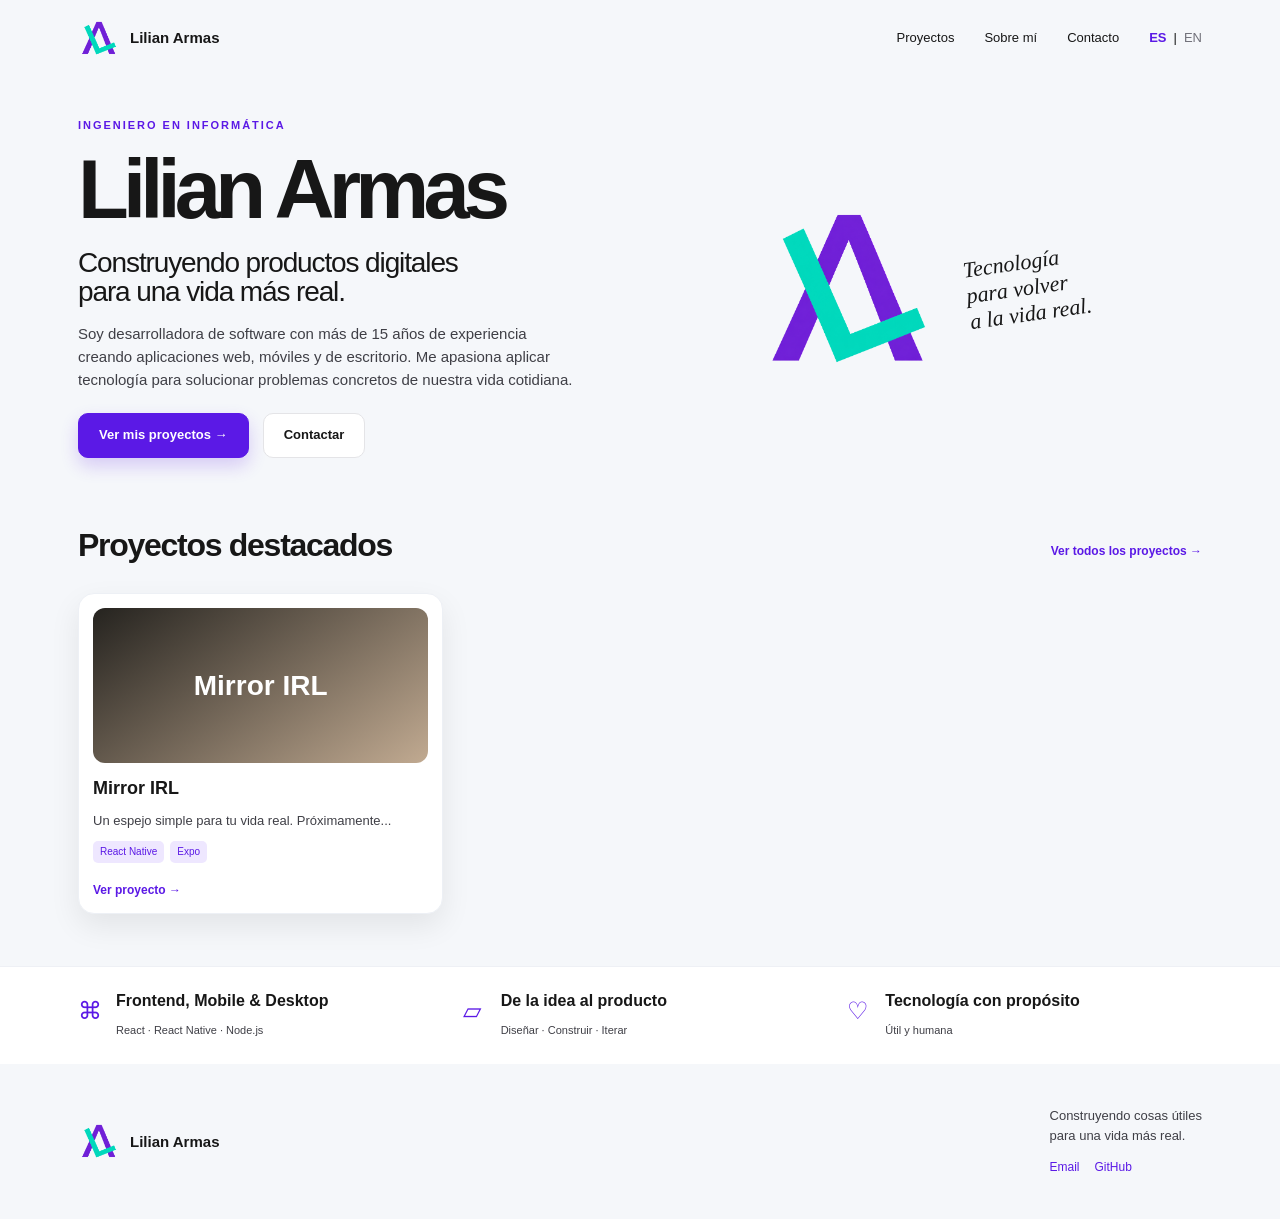
<file: index.html>
<!doctype html>
<html lang="es">

<head>
    <meta charset="utf-8">
    <meta name="viewport" content="width=device-width, initial-scale=1">
    <meta name="description" content="Lilian Armas — desarrolladora de software y productos digitales.">
    <title>Lilian Armas — Software Engineer</title>
    <link rel="icon" href="favicon-32x32.png">
    <link rel="stylesheet" href="css/style.css">
</head>

<body>
    <header class="site-header container"><a class="brand" href="index.html" aria-label="Lilian Armas, inicio"><img
                src="img/logo.png" alt="" width="42" height="42"><span>Lilian Armas</span></a><button
            class="menu-toggle" aria-expanded="false" aria-controls="site-nav">☰</button>
        <nav id="site-nav" class="site-nav"><a href="projects.html" data-i18n="nav.projects">Projects</a><a
                href="#about" data-i18n="nav.about">About</a><a href="#contact" data-i18n="nav.contact">Contact</a>
            <div class="language-switcher"><button data-language="es" class="active">ES</button><span>|</span><button
                    data-language="en">EN</button></div>
        </nav>
    </header>
    <main>
        <section class="hero container" id="about">
            <div class="hero-copy">
                <p class="eyebrow" data-i18n="hero.eyebrow">SOFTWARE ENGINEER</p>
                <h1>Lilian Armas</h1>
                <p class="hero-title" data-i18n="hero.title">Building digital products<br>for a more intentional life.
                </p>
                <p data-i18n="hero.description">I'm a software engineer with 15+ years of experience building web, mobile, and desktop applications. I'm passionate about using technology to solve everyday problems.</p>
                <div class="button-row"><a class="button button-primary" href="projects.html"
                        data-i18n="hero.projects">View my projects →</a><a class="button button-secondary"
                        href="#contact" data-i18n="hero.contact">Get in touch</a></div>
            </div>
            <div class="hero-art" aria-hidden="true"><img src="img/logo.png" alt="" width="190" height="190">
                <p data-i18n="hero.tagline">Tech<br>for a more<br>real life.</p>
            </div>
        </section>
        <section class="section container" aria-labelledby="featured-title">
            <div class="section-heading">
                <h2 id="featured-title" data-i18n="featured.title">Featured projects</h2><a href="projects.html"
                    data-i18n="featured.all">View all projects →</a>
            </div>
            <div id="featured-projects" class="project-grid"></div>
        </section>
        <section class="value-strip">
            <div class="container value-grid">
                <div><span class="value-icon">⌘</span>
                    <h3 data-i18n="values.frontend.title">Frontend, Mobile & Backend</h3>
                    <p data-i18n="values.frontend.text">React · React Native · Node.js</p>
                </div>
                <div><span class="value-icon">▱</span>
                    <h3 data-i18n="values.product.title">From idea to product</h3>
                    <p data-i18n="values.product.text">Design · Build · Iterate</p>
                </div>
                <div><span class="value-icon">♡</span>
                    <h3 data-i18n="values.purpose.title">Tech with purpose</h3>
                    <p data-i18n="values.purpose.text">Useful and human</p>
                </div>
            </div>
        </section>
    </main>
    <footer id="contact" class="site-footer container">
        <div class="brand"><img src="img/logo.png" alt="" width="42" height="42"><span>Lilian Armas</span></div>
        <div>
            <p data-i18n="footer.text">Building useful<br>things for a more real life.</p>
            <div class="footer-links">
                <a href="mailto:lilianarmas.dev@gmail.com">Email</a>
                <a href="https://github.com/lilianarmas" target="_blank" rel="noopener noreferrer">GitHub</a>
                <!--a href="privacy-policy.html" data-i18n="footer.privacy">Privacy policy</a-->
            </div>
        </div>
    </footer>
    <script src="js/data.js"></script>
    <script src="js/app.js"></script>
</body>

</html>
</file>
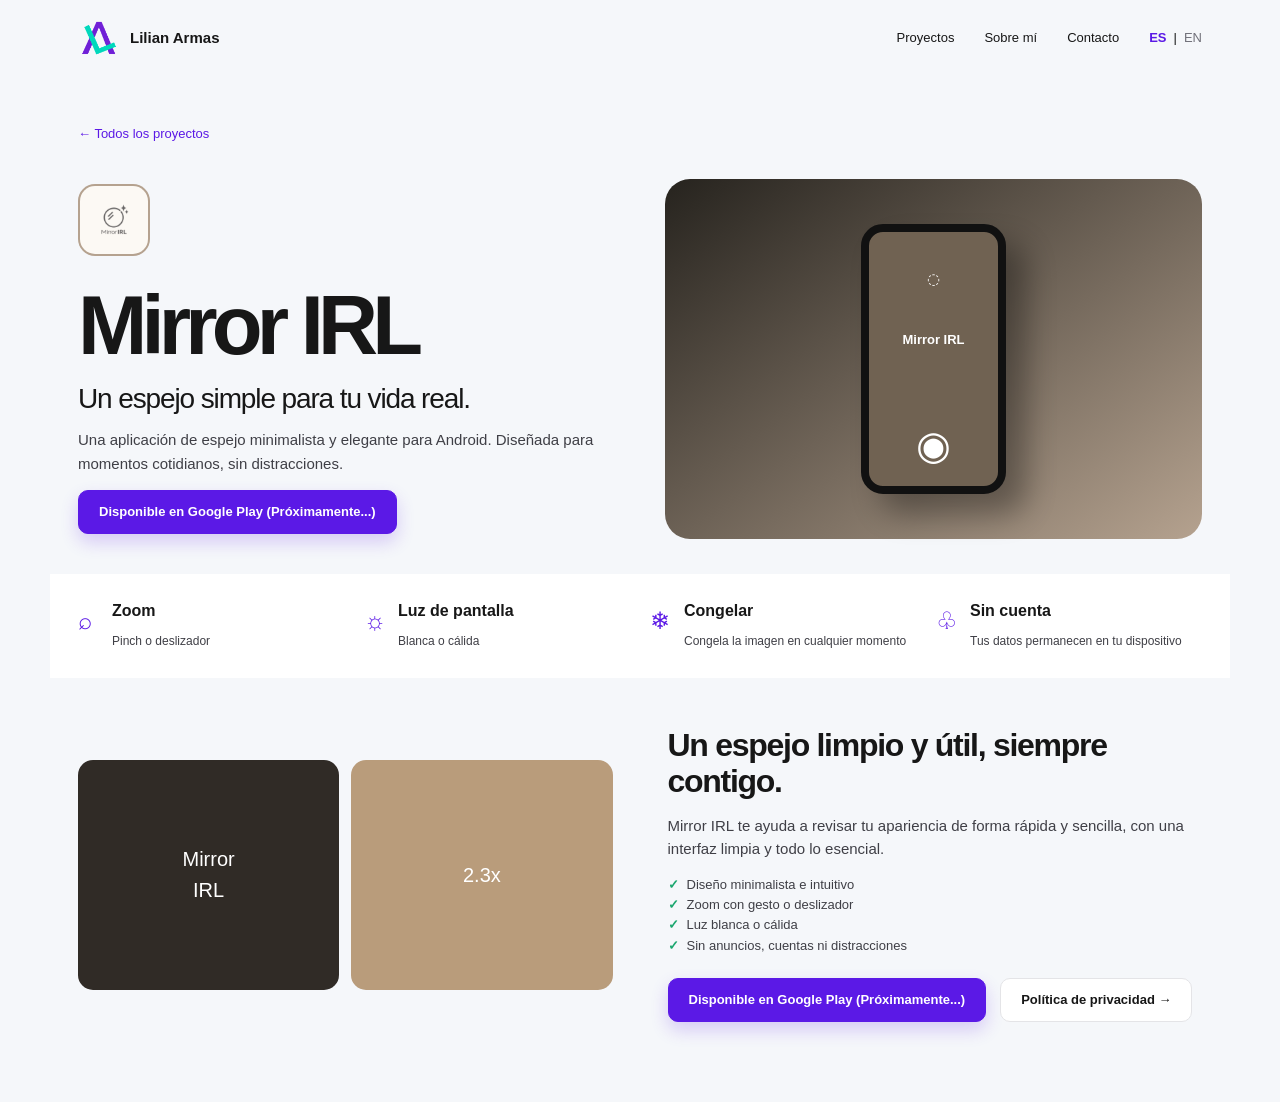
<file: mirror-irl/index.html>
<!doctype html>
<html lang="es">

<head>
    <meta charset="utf-8">
    <meta name="viewport" content="width=device-width, initial-scale=1">
    <title>Mirror IRL — Lilian Armas</title>
    <link rel="icon" href="../favicon-32x32.png">
    <link rel="stylesheet" href="../css/style.css">
</head>

<body>
    <header class="site-header container"><a class="brand" href="../index.html"><img src="../img/logo.png" alt="" width="42"
                height="42"><span>Lilian Armas</span></a><button class="menu-toggle" aria-expanded="false"
            aria-controls="site-nav">☰</button>
        <nav id="site-nav" class="site-nav"><a href="../projects.html" data-i18n="nav.projects">Projects</a><a
                href="../index.html#about" data-i18n="nav.about">About</a><a href="../index.html#contact"
                data-i18n="nav.contact">Contact</a>
            <div class="language-switcher"><button data-language="es" class="active">ES</button><span>|</span><button
                    data-language="en">EN</button></div>
        </nav>
    </header>
    <main class="container project-detail">
        <p class="back-link"><a href="../projects.html">← <span data-i18n="common.allProjects">All projects</span></a></p>
        <section class="detail-hero">
            <div><img class="app-icon" src="../img/icon-mirror-irl.png" alt="Mirror IRL icon">
                <h1>Mirror IRL</h1>
                <p class="hero-title" data-i18n="mirror.tagline">A simple mirror for your real life.</p>
                <p data-i18n="mirror.description">A minimal and elegant mirror app for Android. Designed for everyday
                    moments, without distractions.</p>
                <a class="button button-primary" href="#" data-i18n="mirror.googlePlay">Get it on Google Play (Coming soon...)</a>
            </div>
            <div class="app-preview" aria-label="Mirror IRL app preview">
                <div class="phone-screen">◌<br><strong>Mirror IRL</strong><br><span>◉</span></div>
            </div>
        </section>
        <section class="feature-grid">
            <div><span class="feature-icon">⌕</span>
                <h3 data-i18n="mirror.zoom">Zoom</h3>
                <p data-i18n="mirror.zoomText">Pinch or slider</p>
            </div>
            <div><span class="feature-icon">☼</span>
                <h3 data-i18n="mirror.light">Screen light</h3>
                <p data-i18n="mirror.lightText">White or warm</p>
            </div>
            <div><span class="feature-icon">❄</span>
                <h3 data-i18n="mirror.freeze">Freeze</h3>
                <p data-i18n="mirror.freezeText">Capture anytime</p>
            </div>
            <div><span class="feature-icon">♧</span>
                <h3 data-i18n="mirror.account">No account</h3>
                <p data-i18n="mirror.accountText">Your data stays on your device</p>
            </div>
        </section>
        <section class="detail-copy">
            <div class="gallery">
                <div class="gallery-screen">Mirror<br>IRL</div>
                <div class="gallery-screen warm">2.3x</div>
            </div>
            <div>
                <h2 data-i18n="mirror.heading">A clean and useful mirror, always with you.</h2>
                <p data-i18n="mirror.longDescription">Mirror IRL helps you check your look quickly and easily, with a
                    clean interface and the essentials you need.</p>
                <ul class="check-list">
                    <li data-i18n="mirror.bullet1">Minimal and intuitive design</li>
                    <li data-i18n="mirror.bullet2">Zoom with pinch or slider</li>
                    <li data-i18n="mirror.bullet3">Screen light, white or warm</li>
                    <li data-i18n="mirror.bullet4">No ads, no account, no distractions</li>
                </ul>
                <div class="button-row"><a class="button button-primary" href="#" data-i18n="mirror.googlePlay">Get it
                        on Google Play (Coming soon...)</a><a class="button button-secondary" href="privacy-policy.html"
                        data-i18n="mirror.privacy">Privacy policy →</a></div>
            </div>
        </section>
    </main>
    <script src="../js/data.js"></script>
    <script src="../js/app.js"></script>
</body>

</html>
</file>
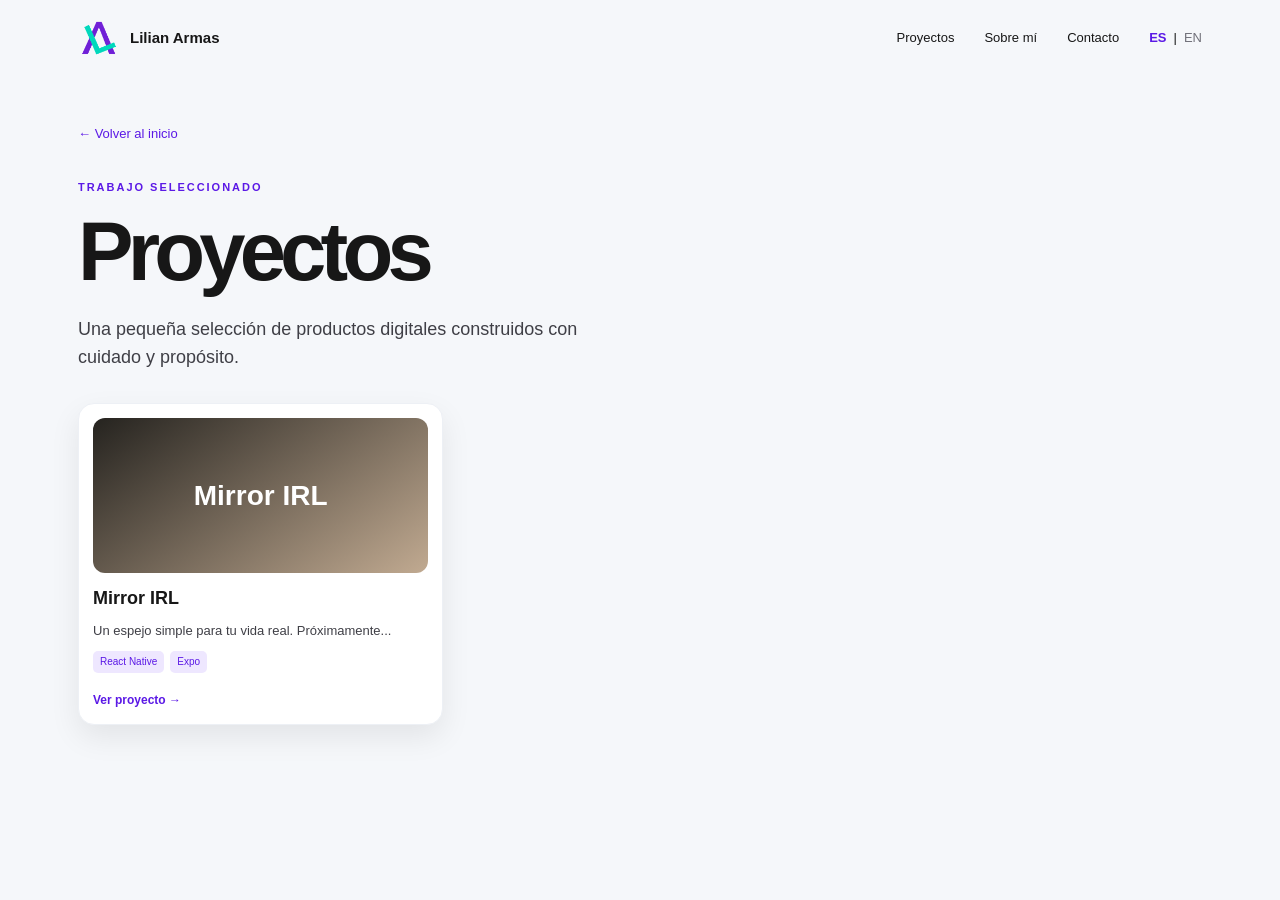
<file: projects.html>
<!doctype html>
<html lang="es">

<head>
    <meta charset="utf-8">
    <meta name="viewport" content="width=device-width, initial-scale=1">
    <title>Projects — Lilian Armas</title>
    <link rel="icon" href="favicon-32x32.png">
    <link rel="stylesheet" href="css/style.css">
</head>

<body>
    <header class="site-header container"><a class="brand" href="index.html"><img src="img/logo.png" alt="" width="42"
                height="42"><span>Lilian Armas</span></a><button class="menu-toggle" aria-expanded="false"
            aria-controls="site-nav">☰</button>
        <nav id="site-nav" class="site-nav"><a href="projects.html" data-i18n="nav.projects">Projects</a><a
                href="index.html#about" data-i18n="nav.about">About</a><a href="index.html#contact"
                data-i18n="nav.contact">Contact</a>
            <div class="language-switcher"><button data-language="es" class="active">ES</button><span>|</span><button
                    data-language="en">EN</button></div>
        </nav>
    </header>
    <main class="container page-content">
        <p class="back-link"><a href="index.html">← <span data-i18n="common.back">Back home</span></a></p>
        <p class="eyebrow" data-i18n="projects.eyebrow">SELECTED WORK</p>
        <h1 data-i18n="projects.title">Projects</h1>
        <p class="intro" data-i18n="projects.intro">A small selection of digital products built with care and purpose.
        </p>
        <div id="all-projects" class="project-grid"></div>
    </main>
    <script src="js/data.js"></script>
    <script src="js/app.js"></script>
</body>

</html>
</file>
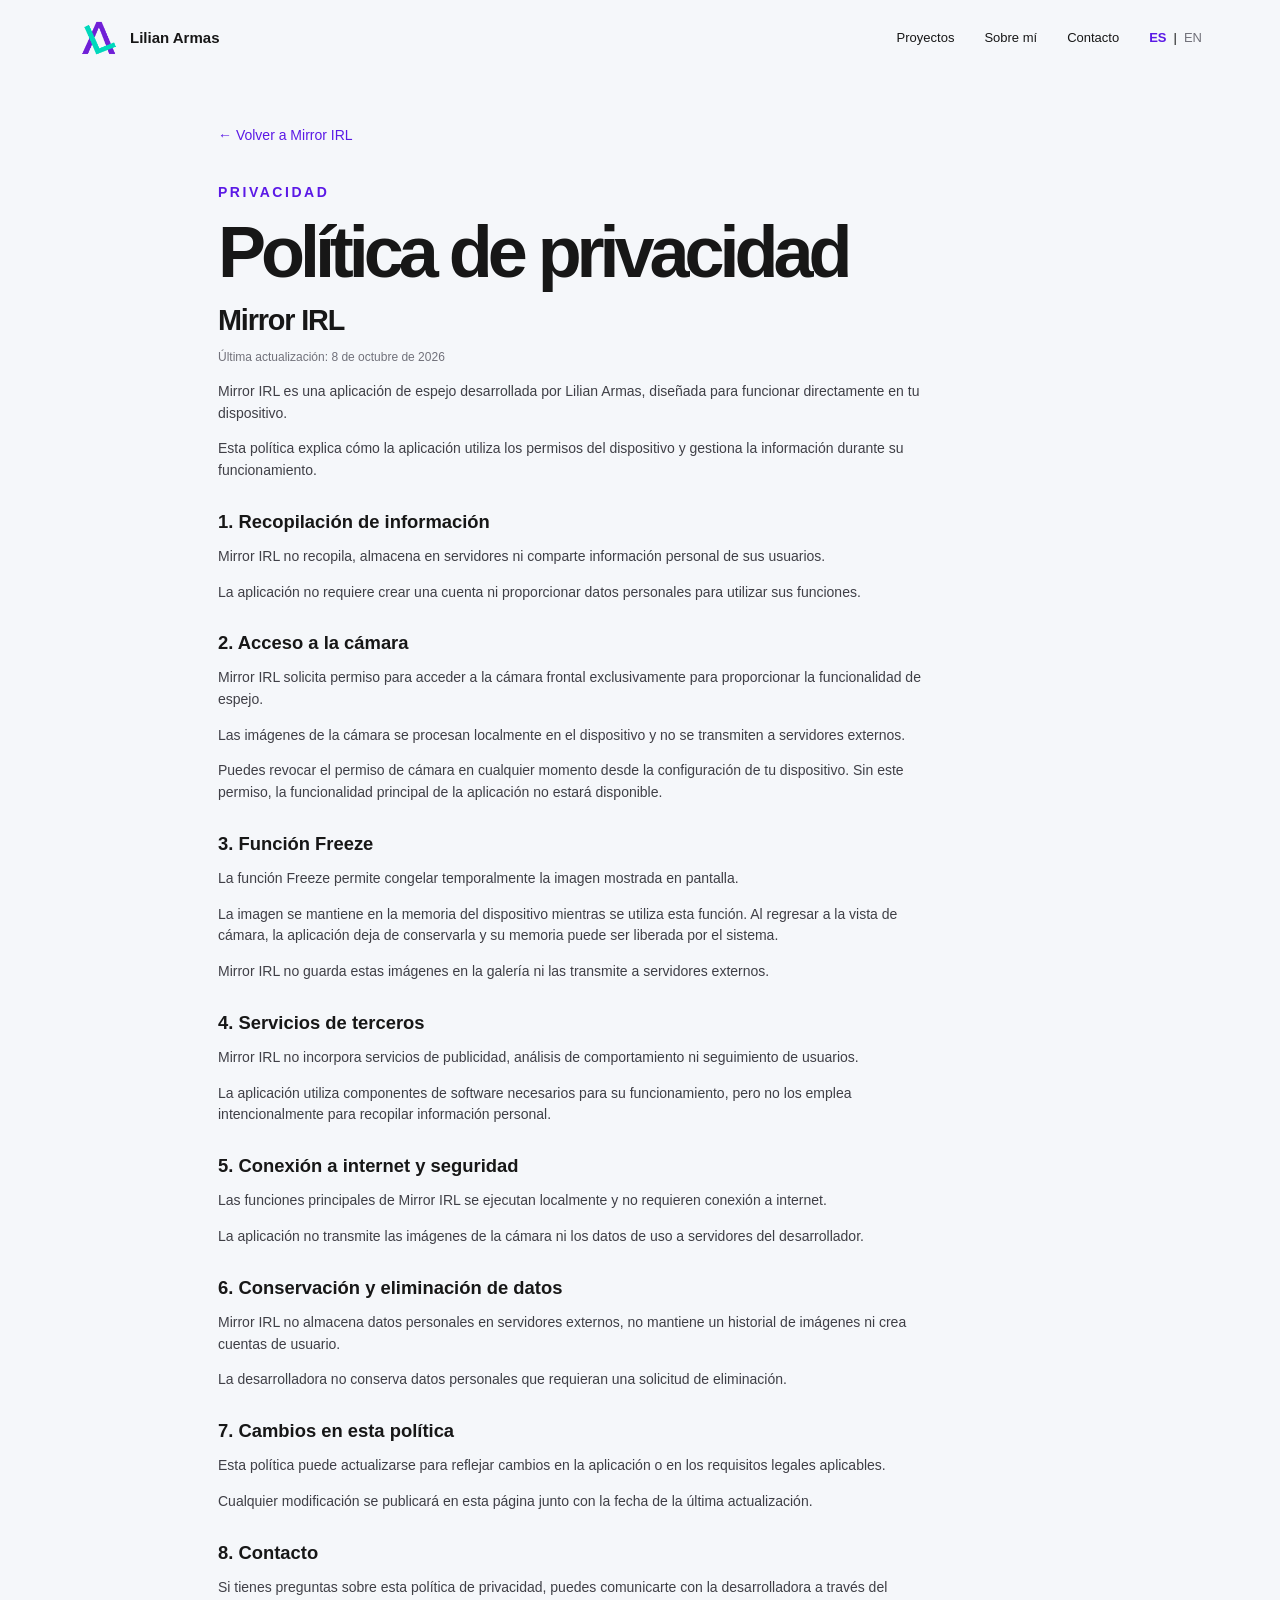
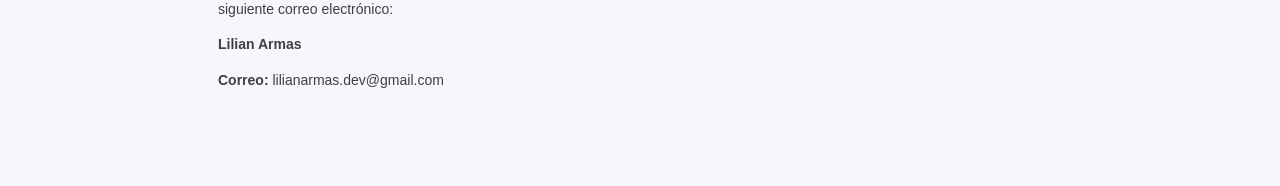
<file: mirror-irl/privacy-policy.html>
<!doctype html>
<html lang="es">

<head>
    <meta charset="utf-8">
    <meta name="viewport" content="width=device-width, initial-scale=1">
    <title>Política de privacidad — Mirror IRL</title>
    <link rel="icon" href="../favicon-32x32.png">
    <link rel="stylesheet" href="../css/style.css">
</head>

<body>
    <header class="site-header container"><a class="brand" href="../index.html"><img src="../img/logo.png" alt="" width="42"
                height="42"><span>Lilian Armas</span></a><button class="menu-toggle" aria-expanded="false"
            aria-controls="site-nav">☰</button>
        <nav id="site-nav" class="site-nav"><a href="../projects.html" data-i18n="nav.projects">Projects</a><a
                href="../index.html#about" data-i18n="nav.about">About</a><a href="../index.html#contact"
                data-i18n="nav.contact">Contact</a>
            <div class="language-switcher"><button data-language="es" class="active">ES</button><span>|</span><button
                    data-language="en">EN</button></div>
        </nav>
    </header>
    <main class="container legal-content">
        <p class="back-link"><a href="index.html">← <span data-i18n="common.backProject">Back to Mirror
                    IRL</span></a></p>
        <p class="eyebrow" data-i18n="privacy.eyebrow">PRIVACIDAD</p>
        <h1 data-i18n="privacy.title">Política de privacidad</h1>
        <h2>Mirror IRL</h2>
        <p class="muted" data-i18n="privacy.updated">Última actualización: 8 de octubre de 2026</p>
        <p data-i18n="privacy.description">Mirror IRL es una aplicación de espejo desarrollada por Lilian Armas,
            diseñada para funcionar directamente en tu dispositivo.</p>
        <p data-i18n="privacy.intro">Esta política explica cómo la aplicación utiliza los permisos del dispositivo y
            gestiona la información durante su funcionamiento.</p>
        <div id="privacy-sections"></div>
    </main>
    <script src="../js/data.js"></script>
    <script src="../js/app.js"></script>
</body>

</html>
</file>
<file: css/style.css>
:root {
    --text: #171717;
    --soft: #3f3f46;
    --muted: #71717a;
    --purple: #5b19e6;
    --turquoise: #12c9c2;
    --bg: #f5f7fa;
    --surface: #fff;
    --border: #e4e4e7;
    --shadow: 0 12px 30px rgba(0, 0, 0, .08);
    --radius: 16px;
    --width: 1180px
}

* {
    box-sizing: border-box
}

html {
    scroll-behavior: smooth
}

body {
    margin: 0;
    background: var(--bg);
    color: var(--text);
    font: 15px/1.55 Arial, sans-serif
}

a {
    color: inherit;
    text-decoration: none
}

a:hover {
    color: var(--purple)
}

p {
    color: var(--soft)
}

h1,
h2,
h3 {
    line-height: 1.1;
    margin: 0 0 12px
}

h1 {
    font-size: clamp(3rem, 7vw, 5.2rem);
    letter-spacing: -.07em
}

h2 {
    font-size: 2rem;
    letter-spacing: -.04em
}

h3 {
    font-size: 1rem
}

.container {
    max-width: var(--width);
    margin: auto;
    padding-left: 28px;
    padding-right: 28px
}

.site-header {
    min-height: 76px;
    display: flex;
    align-items: center;
    justify-content: space-between
}

.brand {
    display: flex;
    align-items: center;
    gap: 10px;
    font-weight: 700
}

.brand img {
    object-fit: contain
}

.site-nav {
    display: flex;
    gap: 30px;
    align-items: center;
    font-size: 13px
}

.language-switcher {
    display: flex;
    gap: 7px;
    align-items: center
}

.language-switcher button {
    border: 0;
    background: none;
    padding: 0;
    cursor: pointer;
    color: var(--muted);
    font: inherit
}

.language-switcher button.active {
    color: var(--purple);
    font-weight: 700
}

.menu-toggle {
    display: none;
    border: 0;
    background: none;
    font-size: 22px
}

.hero {
    display: grid;
    grid-template-columns: 1fr 1fr;
    min-height: 430px;
    align-items: center;
    padding-top: 38px;
    padding-bottom: 45px
}

.hero-copy {
    max-width: 570px
}

.eyebrow {
    color: var(--purple);
    font-size: 11px;
    letter-spacing: .18em;
    font-weight: 700;
    margin: 0 0 10px
}

.hero-title {
    font-size: 1.75rem;
    line-height: 1.05;
    letter-spacing: -.04em;
    margin: 0 0 15px;
    color: var(--text)
}

.hero-copy>p:not(.eyebrow):not(.hero-title) {
    max-width: 500px
}

.hero-art {
    height: 310px;
    background: linear-gradient(135deg, #fff 20%, #eafafa);
    border-radius: 50% 0 50% 50%;
    display: flex;
    align-items: center;
    justify-content: center;
    gap: 22px
}

.logo-mark {
    font-size: 9rem;
    font-weight: 900;
    letter-spacing: -.3em;
    color: var(--purple);
    transform: rotate(-10deg)
}

.logo-mark span {
    color: var(--turquoise)
}

.hero-art p {
    font: italic 22px Georgia;
    color: var(--text);
    transform: rotate(-8deg)
}

.button-row {
    display: flex;
    gap: 14px;
    flex-wrap: wrap;
    margin-top: 22px
}

.button {
    display: inline-flex;
    align-items: center;
    justify-content: center;
    border-radius: 10px;
    padding: 11px 20px;
    font-size: 13px;
    font-weight: 700;
    border: 1px solid var(--border);
    min-height: 42px
}

.button-primary {
    background: var(--purple);
    border-color: var(--purple);
    color: white;
    box-shadow: 0 8px 18px #5b19e633
}

.button-primary:hover {
    color: #fff;
    background: #4510c6
}

.button-secondary {
    background: white
}

.section {
    padding-top: 22px;
    padding-bottom: 52px
}

.section-heading {
    display: flex;
    align-items: center;
    justify-content: space-between;
    margin-bottom: 18px
}

.section-heading a {
    font-size: 12px;
    color: var(--purple);
    font-weight: 700
}

.project-grid {
    display: grid;
    grid-template-columns: repeat(3, 1fr);
    gap: 14px
}

.project-card {
    background: var(--surface);
    border: 1px solid #edf0f5;
    border-radius: var(--radius);
    padding: 14px;
    box-shadow: var(--shadow);
    display: flex;
    flex-direction: column
}

.project-image {
    height: 155px;
    border-radius: 12px;
    background: linear-gradient(145deg, #25231f, #c1aa91);
    display: flex;
    align-items: center;
    justify-content: center;
    color: #fff;
    font-size: 28px;
    font-weight: 700
}

.project-card h3 {
    margin-top: 16px;
    font-size: 18px
}

.project-card p {
    font-size: 13px;
    margin: 0 0 10px
}

.tags {
    display: flex;
    gap: 6px;
    flex-wrap: wrap
}

.tag {
    background: #eee7ff;
    color: var(--purple);
    border-radius: 5px;
    padding: 3px 7px;
    font-size: 10px
}

.card-link {
    color: var(--purple);
    font-size: 12px;
    font-weight: 700;
    margin-top: auto;
    padding-top: 18px
}

.value-strip {
    background: #fff;
    border-top: 1px solid #eef0f5
}

.value-grid {
    display: grid;
    grid-template-columns: repeat(3, 1fr);
    gap: 30px;
    padding-top: 25px;
    padding-bottom: 25px
}

.value-grid>div {
    position: relative;
    padding-left: 38px
}

.value-icon,
.feature-icon {
    position: absolute;
    left: 0;
    color: var(--purple);
    font-size: 24px
}

.value-grid p {
    margin: 0;
    font-size: 11px
}

.site-footer {
    display: flex;
    justify-content: space-between;
    gap: 30px;
    padding-top: 42px;
    padding-bottom: 42px
}

.site-footer p {
    font-size: 13px;
    margin: 0 0 12px
}

.footer-links {
    display: flex;
    gap: 15px;
    font-size: 12px;
    color: var(--purple)
}

.page-content,
.project-detail,
.legal-content {
    padding-top: 35px;
    padding-bottom: 80px
}

.back-link {
    font-size: 13px;
    color: var(--purple);
    margin-bottom: 35px
}

.intro {
    font-size: 18px;
    max-width: 520px;
    margin-bottom: 32px
}

.detail-hero {
    display: grid;
    grid-template-columns: 1fr 1fr;
    gap: 50px;
    align-items: center
}

.app-icon {
    width: 72px;
    height: 72px;
    object-fit: contain;
    background: #b5a28f;
    border-radius: 17px;
    padding: 2px;
    margin-bottom: 18px
}

.app-preview {
    min-height: 360px;
    border-radius: 25px;
    background: linear-gradient(145deg, #26231e, #b5a28f);
    display: flex;
    align-items: center;
    justify-content: center
}

.phone-screen {
    width: 145px;
    height: 270px;
    border: 8px solid #111;
    border-radius: 22px;
    background: #706252;
    color: white;
    text-align: center;
    padding-top: 35px;
    box-shadow: 20px 20px 30px #0005
}

.phone-screen strong {
    display: block;
    font-size: 13px;
    margin: 40px 0
}

.phone-screen span {
    font-size: 40px
}

.feature-grid {
    display: grid;
    grid-template-columns: repeat(4, 1fr);
    gap: 20px;
    margin: 35px -28px 50px;
    padding: 28px;
    background: white
}

.feature-grid>div {
    position: relative;
    padding-left: 34px
}

.feature-grid p {
    font-size: 12px;
    margin: 0
}

.detail-copy {
    display: grid;
    grid-template-columns: 1fr 1fr;
    gap: 55px;
    align-items: center
}

.gallery {
    display: flex;
    gap: 12px;
    align-items: center
}

.gallery-screen {
    height: 230px;
    flex: 1;
    border-radius: 15px;
    background: #302b26;
    color: white;
    display: flex;
    align-items: center;
    justify-content: center;
    text-align: center;
    font-size: 20px
}

.gallery-screen.warm {
    background: #b99c7b
}

.check-list {
    padding: 0;
    list-style: none;
    color: var(--soft);
    font-size: 13px
}

.check-list li:before {
    content: '✓';
    color: #1aa66e;
    font-weight: bold;
    margin-right: 8px
}

.legal-content {
    max-width: 900px
}

.legal-content h1 {
    font-size: clamp(2.5rem, 6vw, 4.5rem)
}

.legal-content h2 {
    font-size: 1.8rem
}

.legal-content h3 {
    font-size: 1.15rem;
    margin-top: 30px
}

.legal-content p {
    max-width: 720px;
    font-size: 14px
}

.muted {
    color: var(--muted) !important;
    font-size: 12px !important
}

@media(max-width:700px) {
    .container {
        padding-left: 20px;
        padding-right: 20px
    }

    .site-header {
        min-height: 68px
    }

    .menu-toggle {
        display: block
    }

    .site-nav {
        display: none;
        position: absolute;
        z-index: 5;
        top: 68px;
        left: 12px;
        right: 12px;
        background: #fff;
        border-radius: 14px;
        padding: 25px;
        box-shadow: var(--shadow);
        flex-direction: column;
        align-items: flex-start;
        gap: 20px;
        font-size: 17px
    }

    .site-nav.open {
        display: flex
    }

    .language-switcher {
        font-size: 15px
    }

    .hero {
        grid-template-columns: 1fr;
        padding-top: 35px
    }

    .hero-art {
        height: 230px;
        margin-top: 30px
    }

    .logo-mark {
        font-size: 6rem
    }

    .hero-art p {
        font-size: 16px
    }

    .hero-title {
        font-size: 1.55rem
    }

    .button {
        width: 100%
    }

    .section {
        padding-top: 10px
    }

    .section-heading {
        align-items: flex-start;
        gap: 15px
    }

    .section-heading h2 {
        font-size: 1.5rem
    }

    .project-grid {
        grid-template-columns: 1fr
    }

    .project-card:not(:first-child) {
        display: none
    }

    .value-grid {
        grid-template-columns: 1fr;
        gap: 18px
    }

    .site-footer {
        display: block
    }

    .site-footer>div+div {
        margin-top: 25px
    }

    .detail-hero,
    .detail-copy {
        grid-template-columns: 1fr;
        gap: 25px
    }

    .app-preview {
        min-height: 300px
    }

    .feature-grid {
        grid-template-columns: repeat(2, 1fr);
        margin: 25px -20px 35px;
        padding: 25px 20px;
        gap: 25px 12px
    }

    .gallery {
        height: 220px
    }

    .page-content,
    .project-detail,
    .legal-content {
        padding-top: 25px
    }

    .legal-content h1 {
        font-size: 3rem
    }
}

/* Clean hero artwork: the brand logo stands alone without a background shape. */
.hero-art {
    background: none !important;
    border-radius: 0 !important
}

.hero-art img {
    object-fit: contain
}

.hero-art .logo-mark {
    display: none
}

@media(max-width:700px) {
    .hero-art img {
        width: 145px;
        height: 145px
    }
}
</file>
